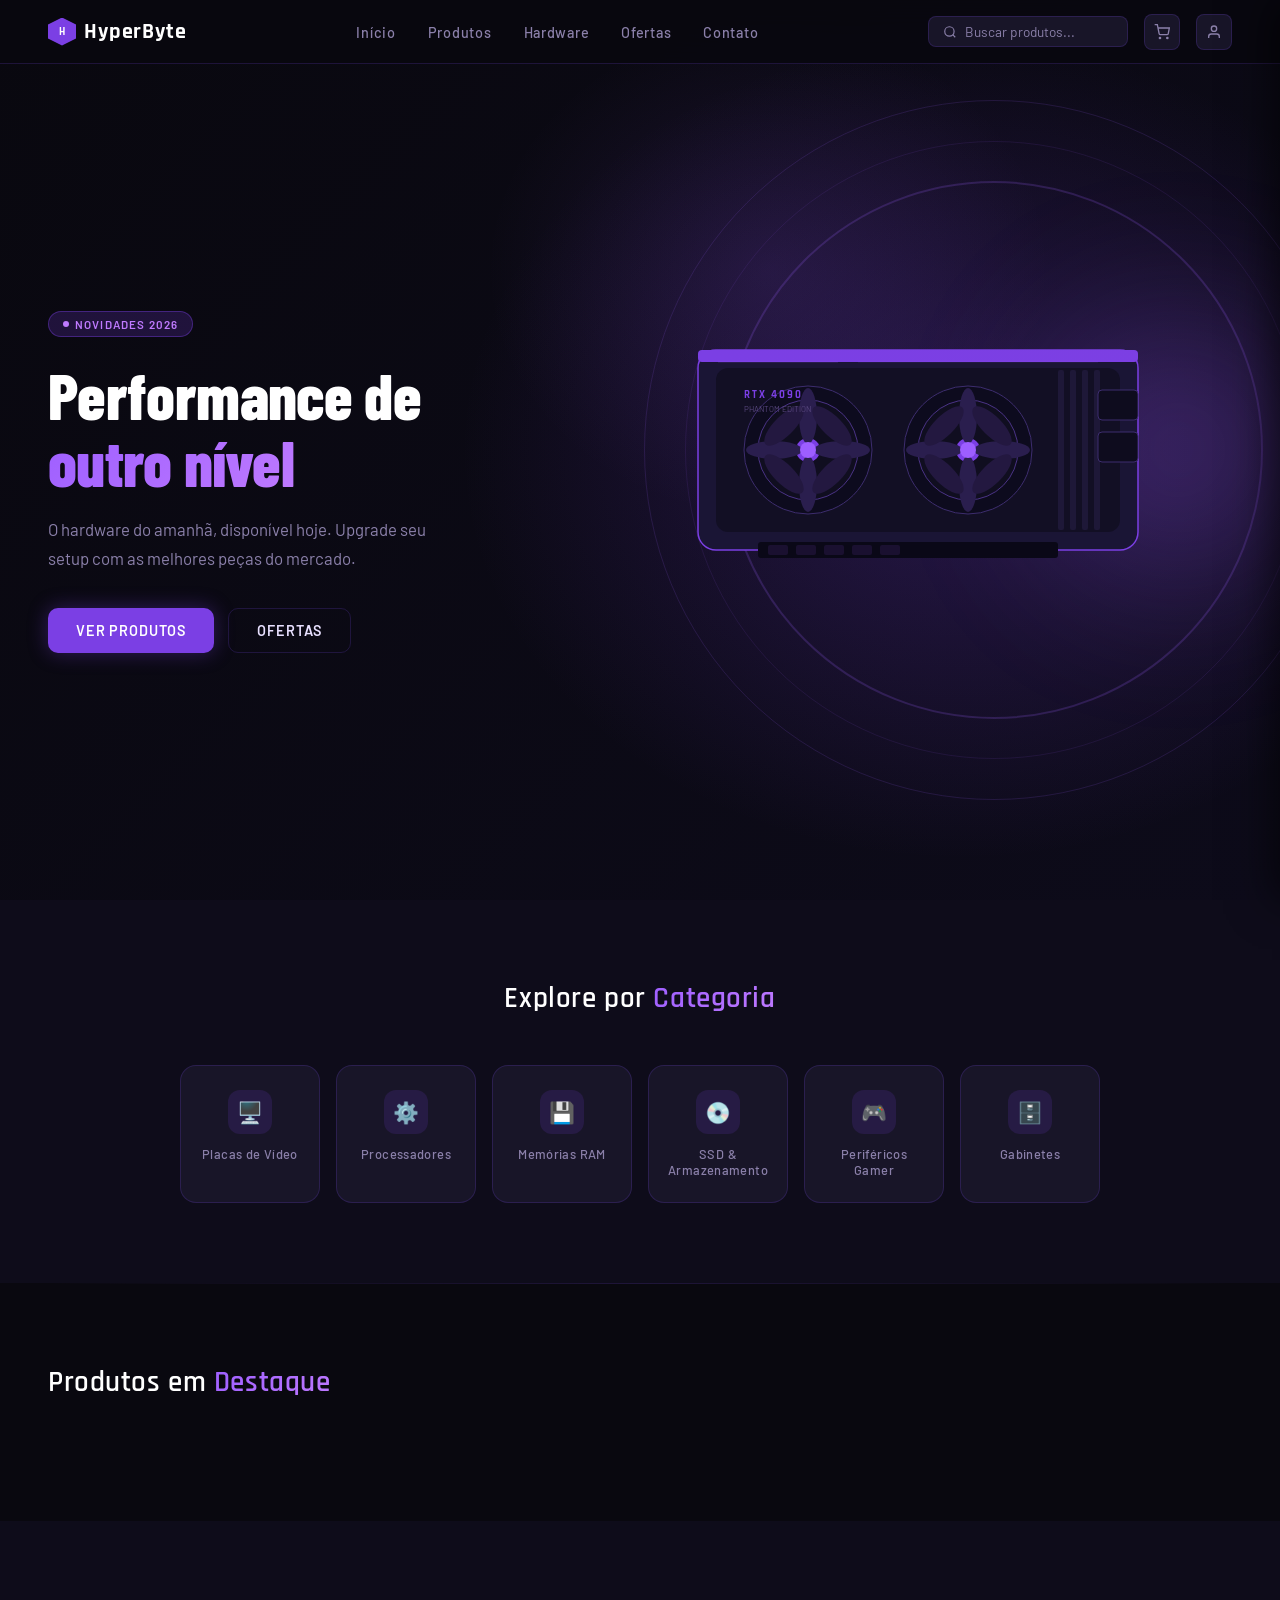
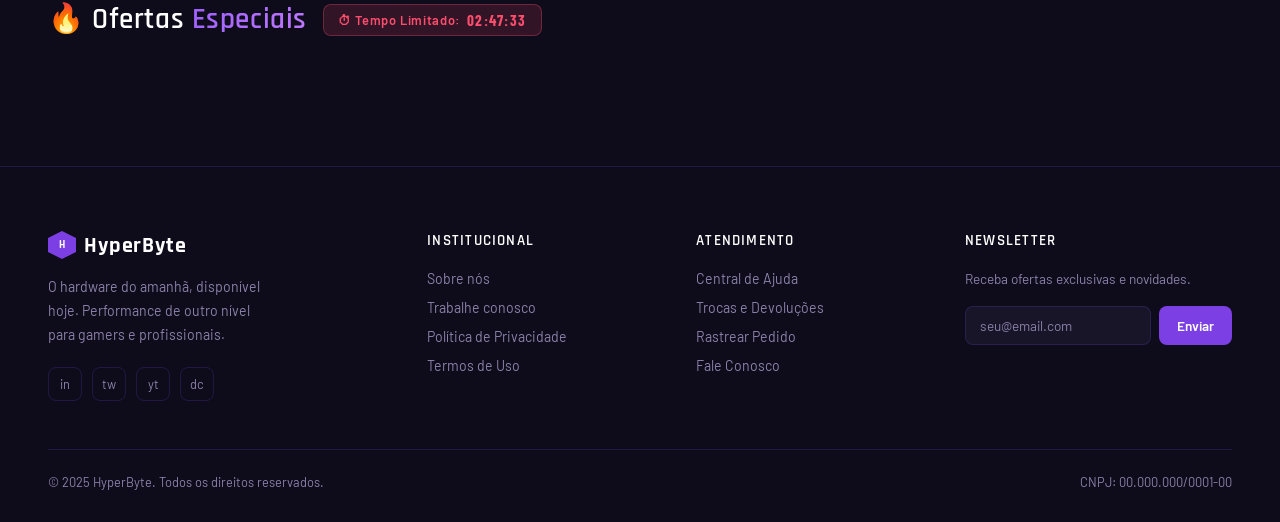
<file: ProjetoPI3/aula2 (1)/aula2/target/classes/static/index.html>
<!DOCTYPE html>
<html lang="pt-BR">
<head>
  <meta charset="UTF-8">
  <meta name="viewport" content="width=device-width, initial-scale=1.0">
  <title>HyperByte – Performance de outro nível</title>
  <link href="https://fonts.googleapis.com/css2?family=Rajdhani:wght@400;500;600;700&family=Barlow:wght@300;400;500;600&family=Barlow+Condensed:wght@700;800&display=swap" rel="stylesheet">
  <link rel="stylesheet" href="css/style.css">
</head>
<body>

<!-- ── NAV ── -->
<nav>
  <a href="#" class="logo">
    <div class="logo-icon">H</div>
    HyperByte
  </a>
  <ul class="nav-links">
    <li><a href="#">Início</a></li>
    <li><a href="#produtos">Produtos</a></li>
    <li><a href="#">Hardware</a></li>
    <li><a href="#ofertas">Ofertas</a></li>
    <li><a href="#">Contato</a></li>
  </ul>
  <div class="nav-actions">
    <div class="search-bar">
      <svg width="14" height="14" viewBox="0 0 24 24" fill="none" stroke="currentColor" stroke-width="2" style="color:var(--muted);flex-shrink:0">
        <circle cx="11" cy="11" r="8"/><path d="m21 21-4.35-4.35"/>
      </svg>
      <input type="text" placeholder="Buscar produtos...">
    </div>
    <div class="cart-icon-wrapper">
      <button class="icon-btn" id="cartBtn" aria-label="Carrinho">
        <svg width="16" height="16" viewBox="0 0 24 24" fill="none" stroke="currentColor" stroke-width="2">
          <circle cx="9" cy="21" r="1"/><circle cx="20" cy="21" r="1"/>
          <path d="M1 1h4l2.68 13.39a2 2 0 0 0 2 1.61h9.72a2 2 0 0 0 2-1.61L23 6H6"/>
        </svg>
      </button>
      <span class="cart-badge" id="cartBadge">0</span>
    </div>
  <button class="icon-btn" aria-label="Conta" onclick="window.location.href='cadastro.html'">
        <svg width="16" height="16" viewBox="0 0 24 24" fill="none" stroke="currentColor" stroke-width="2">
          <path d="M20 21v-2a4 4 0 0 0-4-4H8a4 4 0 0 0-4 4v2"/>
          <circle cx="12" cy="7" r="4"/>
        </svg>
      </button>
  </div>
</nav>

<!-- ── HERO ── -->
<section class="hero">
  <div class="hero-bg"></div>
  <div class="hero-ring"></div>
  <div class="hero-glow"></div>

  <div class="hero-img">
    <div class="gpu-placeholder">
      <svg class="gpu-svg" viewBox="0 0 580 320" fill="none" xmlns="http://www.w3.org/2000/svg">
        <rect x="60" y="60" width="440" height="200" rx="18" fill="#1a1535" stroke="#7b3fe4" stroke-width="1.5"/>
        <rect x="78" y="78" width="404" height="164" rx="12" fill="#120f24"/>
        <circle cx="170" cy="160" r="64" fill="#0d0b1e" stroke="#3d2d6e" stroke-width="1"/>
        <circle cx="170" cy="160" r="50" fill="#100e20" stroke="#5a3da0" stroke-width="0.8"/>
        <circle cx="170" cy="160" r="12" fill="#7b3fe4"/>
        <g transform="rotate(0, 170, 160)">
          <ellipse cx="170" cy="126" rx="9" ry="28" fill="#2a1e4e"/>
          <ellipse cx="170" cy="194" rx="9" ry="28" fill="#2a1e4e"/>
          <ellipse cx="136" cy="160" rx="28" ry="9" fill="#2a1e4e"/>
          <ellipse cx="204" cy="160" rx="28" ry="9" fill="#2a1e4e"/>
          <ellipse cx="146" cy="136" rx="10" ry="26" fill="#231840" transform="rotate(45, 146, 136)"/>
          <ellipse cx="194" cy="136" rx="10" ry="26" fill="#231840" transform="rotate(-45, 194, 136)"/>
          <ellipse cx="146" cy="184" rx="10" ry="26" fill="#231840" transform="rotate(-45, 146, 184)"/>
          <ellipse cx="194" cy="184" rx="10" ry="26" fill="#231840" transform="rotate(45, 194, 184)"/>
        </g>
        <circle cx="170" cy="160" r="8" fill="#9d5eff"/>
        <circle cx="330" cy="160" r="64" fill="#0d0b1e" stroke="#3d2d6e" stroke-width="1"/>
        <circle cx="330" cy="160" r="50" fill="#100e20" stroke="#5a3da0" stroke-width="0.8"/>
        <circle cx="330" cy="160" r="12" fill="#7b3fe4"/>
        <g>
          <ellipse cx="330" cy="126" rx="9" ry="28" fill="#2a1e4e"/>
          <ellipse cx="330" cy="194" rx="9" ry="28" fill="#2a1e4e"/>
          <ellipse cx="296" cy="160" rx="28" ry="9" fill="#2a1e4e"/>
          <ellipse cx="364" cy="160" rx="28" ry="9" fill="#2a1e4e"/>
          <ellipse cx="306" cy="136" rx="10" ry="26" fill="#231840" transform="rotate(45, 306, 136)"/>
          <ellipse cx="354" cy="136" rx="10" ry="26" fill="#231840" transform="rotate(-45, 354, 136)"/>
          <ellipse cx="306" cy="184" rx="10" ry="26" fill="#231840" transform="rotate(-45, 306, 184)"/>
          <ellipse cx="354" cy="184" rx="10" ry="26" fill="#231840" transform="rotate(45, 354, 184)"/>
        </g>
        <circle cx="330" cy="160" r="8" fill="#9d5eff"/>
        <rect x="60" y="60" width="440" height="12" rx="4" fill="url(#rgbGrad)"/>
        <rect x="420" y="80" width="6" height="160" rx="2" fill="#1e1838"/>
        <rect x="432" y="80" width="6" height="160" rx="2" fill="#1e1838"/>
        <rect x="444" y="80" width="6" height="160" rx="2" fill="#1e1838"/>
        <rect x="456" y="80" width="6" height="160" rx="2" fill="#1e1838"/>
        <rect x="120" y="252" width="300" height="16" rx="3" fill="#0a0817"/>
        <rect x="130" y="255" width="20" height="10" rx="2" fill="#1a1030"/>
        <rect x="158" y="255" width="20" height="10" rx="2" fill="#1a1030"/>
        <rect x="186" y="255" width="20" height="10" rx="2" fill="#1a1030"/>
        <rect x="214" y="255" width="20" height="10" rx="2" fill="#1a1030"/>
        <rect x="242" y="255" width="20" height="10" rx="2" fill="#1a1030"/>
        <rect x="460" y="100" width="40" height="30" rx="4" fill="#0e0c1e" stroke="#3d2d6e" stroke-width="1"/>
        <rect x="460" y="142" width="40" height="30" rx="4" fill="#0e0c1e" stroke="#3d2d6e" stroke-width="1"/>
        <text x="106" y="108" font-family="Rajdhani" font-size="11" font-weight="700" fill="#7b3fe4" letter-spacing="2">RTX 4090</text>
        <text x="106" y="122" font-family="Barlow" font-size="8" fill="#5a4880">PHANTOM EDITION</text>
        <defs>
          <linearGradient id="rgbGrad" x1="0" y1="0" x2="440" y2="0">
            <stop offset="0%" stop-color="#7b3fe4"/>
            <stop offset="33%" stop-color="#ff4d6d"/>
            <stop offset="66%" stop-color="#2dff8e"/>
            <stop offset="100%" stop-color="#7b3fe4"/>
          </linearGradient>
        </defs>
        <line x1="80" y1="72" x2="200" y2="72" stroke="#9d5eff" stroke-width="0.5" opacity="0.5"/>
        <line x1="220" y1="72" x2="460" y2="72" stroke="#9d5eff" stroke-width="0.5" opacity="0.3"/>
      </svg>
    </div>
  </div>

  <div class="hero-content">
    <div class="badge">
      <span class="badge-dot"></span>
      Novidades 2026
    </div>
    <h1 class="hero-title">
      Performance de<br>
      <span>outro nível</span>
    </h1>
    <p class="hero-sub">O hardware do amanhã, disponível hoje. Upgrade seu setup com as melhores peças do mercado.</p>
    <div class="hero-btns">
      <button class="btn-primary" onclick="scrollTo('produtos')">Ver Produtos</button>
      <button class="btn-ghost" onclick="scrollTo('ofertas')">Ofertas</button>
    </div>
  </div>
</section>

<!-- ── CATEGORIES ── -->
<section class="categories" id="categorias">
  <h2 class="section-title">Explore por <span>Categoria</span></h2>
  <div class="cats-grid">
    <a href="#" class="cat-card">
      <div class="cat-icon">🖥️</div>
      <span class="cat-label">Placas de Vídeo</span>
    </a>
    <a href="#" class="cat-card">
      <div class="cat-icon">⚙️</div>
      <span class="cat-label">Processadores</span>
    </a>
    <a href="#" class="cat-card">
      <div class="cat-icon">💾</div>
      <span class="cat-label">Memórias RAM</span>
    </a>
    <a href="#" class="cat-card">
      <div class="cat-icon">💿</div>
      <span class="cat-label">SSD &amp; Armazenamento</span>
    </a>
    <a href="#" class="cat-card">
      <div class="cat-icon">🎮</div>
      <span class="cat-label">Periféricos Gamer</span>
    </a>
    <a href="#" class="cat-card">
      <div class="cat-icon">🗄️</div>
      <span class="cat-label">Gabinetes</span>
    </a>
  </div>
</section>

<div class="section-divider"></div>

<!-- ── PRODUTOS EM DESTAQUE ── -->
<section class="products-section" id="produtos">
  <h2 class="section-title" style="text-align:left;margin-bottom:40px;">Produtos em <span>Destaque</span></h2>
  <div class="products-grid" id="productsGrid"></div>
</section>

<!-- ── OFERTAS ESPECIAIS ── -->
<section class="ofertas-section" id="ofertas">
  <div class="ofertas-header">
    <h2 class="ofertas-title">🔥 Ofertas <span>Especiais</span></h2>
    <div class="timer-badge">
      ⏱ Tempo Limitado:
      <span class="timer-display" id="timer">02:47:33</span>
    </div>
  </div>
  <div class="products-grid" id="ofertasGrid"></div>
</section>

<!-- ── FOOTER ── -->
<footer>
  <div class="footer-grid">
    <div class="footer-brand">
      <a href="#" class="logo" style="text-decoration:none;">
        <div class="logo-icon">H</div>
        HyperByte
      </a>
      <p>O hardware do amanhã, disponível hoje. Performance de outro nível para gamers e profissionais.</p>
      <div class="footer-socials">
        <a href="#" class="social-btn">in</a>
        <a href="#" class="social-btn">tw</a>
        <a href="#" class="social-btn">yt</a>
        <a href="#" class="social-btn">dc</a>
      </div>
    </div>
    <div class="footer-col">
      <h4>Institucional</h4>
      <ul>
        <li><a href="#">Sobre nós</a></li>
        <li><a href="#">Trabalhe conosco</a></li>
        <li><a href="#">Política de Privacidade</a></li>
        <li><a href="#">Termos de Uso</a></li>
      </ul>
    </div>
    <div class="footer-col">
      <h4>Atendimento</h4>
      <ul>
        <li><a href="#">Central de Ajuda</a></li>
        <li><a href="#">Trocas e Devoluções</a></li>
        <li><a href="#">Rastrear Pedido</a></li>
        <li><a href="#">Fale Conosco</a></li>
      </ul>
    </div>
    <div class="footer-col">
      <h4>Newsletter</h4>
      <p style="color:var(--muted);font-size:0.85rem;line-height:1.6;">Receba ofertas exclusivas e novidades.</p>
      <div class="newsletter-form">
        <input class="newsletter-input" type="email" placeholder="seu@email.com">
        <button class="btn-newsletter">Enviar</button>
      </div>
    </div>
  </div>
  <div class="footer-bottom">
    <p>© 2025 HyperByte. Todos os direitos reservados.</p>
    <p>CNPJ: 00.000.000/0001-00</p>
  </div>
</footer>

<!-- TOAST -->
<div class="cart-toast" id="toast">
  ✓ Produto adicionado ao carrinho!
</div>

<!-- CART OVERLAY -->
<div class="cart-overlay" id="cartOverlay"></div>

<!-- CART DRAWER -->
<aside class="cart-drawer" id="cartDrawer" aria-label="Carrinho de compras">
  <div class="cart-header">
    <div class="cart-header-left">
      <svg width="18" height="18" viewBox="0 0 24 24" fill="none" stroke="currentColor" stroke-width="2">
        <circle cx="9" cy="21" r="1"/><circle cx="20" cy="21" r="1"/>
        <path d="M1 1h4l2.68 13.39a2 2 0 0 0 2 1.61h9.72a2 2 0 0 0 2-1.61L23 6H6"/>
      </svg>
      <h3>Carrinho</h3>
      <span class="cart-count-badge" id="cartCount">0 itens</span>
    </div>
    <button class="cart-close" id="cartCloseBtn" aria-label="Fechar carrinho">✕</button>
  </div>

  <div class="cart-list" id="cartList"></div>

  <div class="cart-footer">
    <div class="cart-total-row">
      <span class="cart-total-label">Total</span>
      <span class="cart-total-value"><span>R$</span><span id="cartTotal">0,00</span></span>
    </div>
    <button class="btn-checkout" id="cartCheckoutBtn">Finalizar Compra</button>
    <button class="btn-clear" id="cartClearBtn">Limpar Carrinho</button>
  </div>
</aside>

<script src="js/script.js"></script>
</body>
</html>
</file>
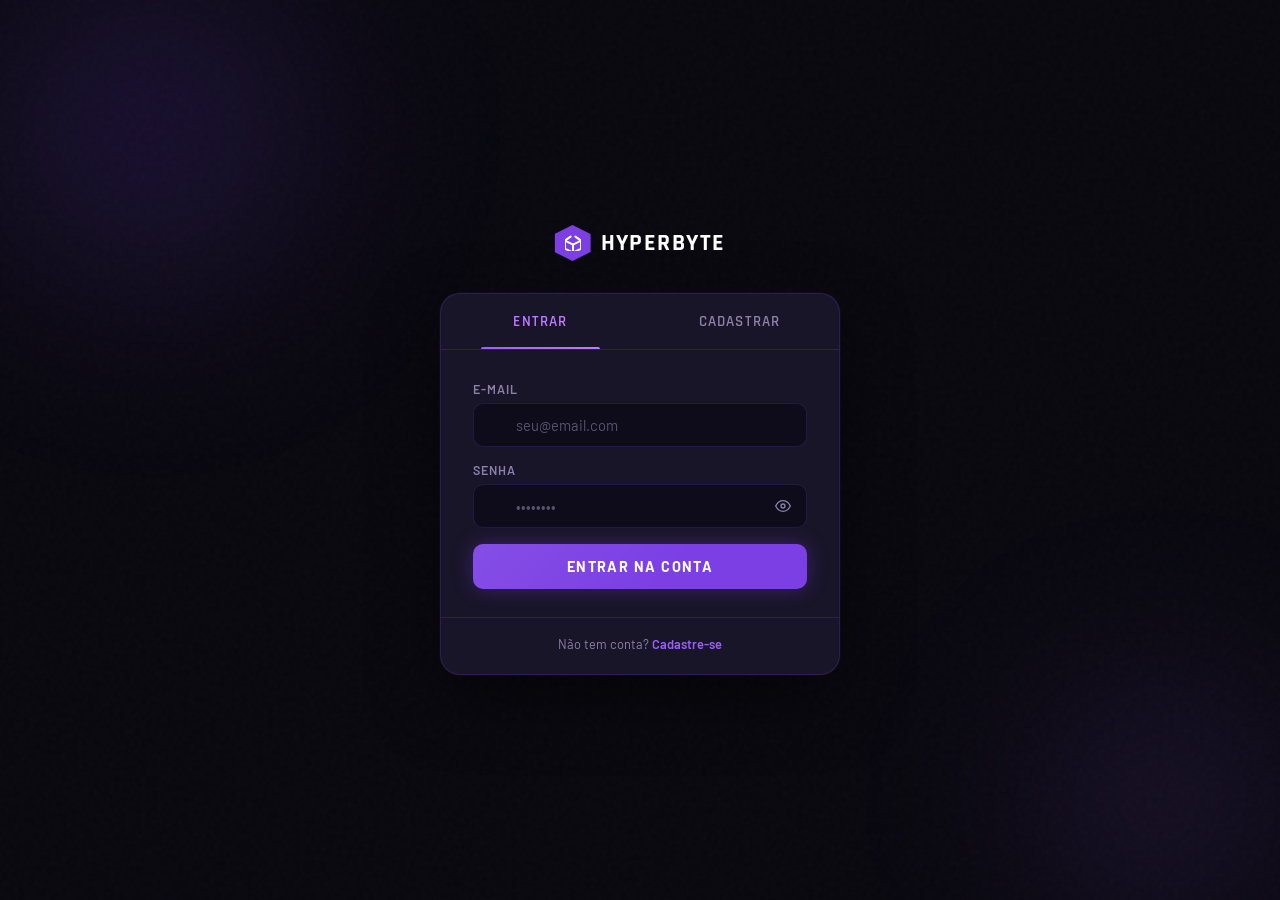
<file: ProjetoPI3/aula2 (1)/aula2/target/classes/static/cadastro.html>
<!DOCTYPE html>
<html lang="pt-BR">
<head>
  <meta charset="UTF-8" />
  <meta name="viewport" content="width=device-width, initial-scale=1.0" />
  <title>Acesso — NexusStore</title>
  <link rel="preconnect" href="https://fonts.googleapis.com" />
  <link rel="preconnect" href="https://fonts.gstatic.com" crossorigin />
  <link href="https://fonts.googleapis.com/css2?family=Barlow:wght@400;500;600&family=Barlow+Condensed:wght@700;800&family=Rajdhani:wght@500;600;700&display=swap" rel="stylesheet" />
  <link rel="stylesheet" href="css/cadastro.css">
</head>
<body>

  <div class="bg-glow bg-glow-1"></div>
  <div class="bg-glow bg-glow-2"></div>

  <div class="auth-wrapper">
    <a class="auth-logo" href="index.html">
      <div class="logo-hex">
        <svg viewBox="0 0 20 20" fill="none" stroke="currentColor" stroke-width="2.5" stroke-linecap="round" stroke-linejoin="round">
          <polyline points="13 2 20 7 20 17 10 22 0 17 0 7 7 2"></polyline>
          <line x1="10" y1="22" x2="10" y2="12"></line>
          <line x1="20" y1="7" x2="10" y2="12"></line>
          <line x1="0" y1="7" x2="10" y2="12"></line>
        </svg>
      </div>
      <span class="logo-name">HYPERBYTE</span>
    </a>

    <div class="auth-card">
      <div class="auth-tabs">
        <button class="tab-btn active" id="tab-login">Entrar</button>
        <button class="tab-btn" id="tab-register">Cadastrar</button>
      </div>

      <div class="auth-panels">
        <div class="auth-panel active" id="panel-login">
          <form id="form-login">
            <div class="field">
              <label class="field-label">E-mail</label>
              <div class="field-wrap">
                <input class="field-input" type="email" id="login-email" placeholder="seu@email.com" required />
              </div>
            </div>
            <div class="field">
              <label class="field-label">Senha</label>
              <div class="field-wrap">
                <input class="field-input" type="password" id="login-password" placeholder="••••••••" required />
                <button type="button" class="toggle-pw" data-target="login-password">
                   <svg width="16" height="16" viewBox="0 0 24 24" fill="none" stroke="currentColor" stroke-width="2" stroke-linecap="round" stroke-linejoin="round" class="eye-icon"><path d="M1 12s4-8 11-8 11 8 11 8-4 8-11 8-11-8-11-8z"/><circle cx="12" cy="12" r="3"/></svg>
                </button>
              </div>
            </div>
            <button type="submit" class="btn-submit"><span class="btn-text">Entrar na conta</span></button>
          </form>
        </div>

        <div class="auth-panel" id="panel-register">
          <form id="form-register">
            <div class="fields-row">
              <div class="field">
                <label class="field-label">Nome</label>
                <input class="field-input" type="text" id="reg-first" placeholder="João" required />
              </div>
              <div class="field">
                <label class="field-label">Sobrenome</label>
                <input class="field-input" type="text" id="reg-last" placeholder="Silva" required />
              </div>
            </div>
            <div class="field">
              <label class="field-label">E-mail</label>
              <input class="field-input" type="email" id="reg-email" placeholder="seu@email.com" required />
            </div>
            <div class="field">
              <label class="field-label">Senha</label>
              <div class="field-wrap">
                <input class="field-input" type="password" id="reg-password" placeholder="Mínimo 8 caracteres" required />
                <button type="button" class="toggle-pw" data-target="reg-password">
                   <svg width="16" height="16" viewBox="0 0 24 24" fill="none" stroke="currentColor" stroke-width="2" stroke-linecap="round" stroke-linejoin="round" class="eye-icon"><path d="M1 12s4-8 11-8 11 8 11 8-4 8-11 8-11-8-11-8z"/><circle cx="12" cy="12" r="3"/></svg>
                </button>
              </div>
              <div class="pw-strength">
                <div class="pw-bars">
                  <div class="pw-bar" id="bar1"></div><div class="pw-bar" id="bar2"></div>
                  <div class="pw-bar" id="bar3"></div><div class="pw-bar" id="bar4"></div>
                </div>
                <span class="pw-label" id="pw-label">Digite uma senha</span>
              </div>
            </div>
            <div class="field">
              <label class="field-label">Confirmar Senha</label>
              <div class="field-wrap">
                <input class="field-input" type="password" id="reg-confirm" placeholder="Repita a senha" required />
                <button type="button" class="toggle-pw" data-target="reg-confirm">
                   <svg width="16" height="16" viewBox="0 0 24 24" fill="none" stroke="currentColor" stroke-width="2" stroke-linecap="round" stroke-linejoin="round" class="eye-icon"><path d="M1 12s4-8 11-8 11 8 11 8-4 8-11 8-11-8-11-8z"/><circle cx="12" cy="12" r="3"/></svg>
                </button>
              </div>
            </div>
            <button type="submit" class="btn-submit"><span class="btn-text">Criar minha conta</span></button>
          </form>
        </div>
      </div>
      <div class="auth-footer">
        <span id="footer-text">Não tem conta? <a href="#" id="link-go-register">Cadastre-se</a></span>
      </div>
    </div>
  </div>

  <script src="js/script.js"></script>
</body>
</html>
</file>
<file: ProjetoPI3/aula2 (1)/aula2/target/classes/static/css/style.css>
:root {
    --bg:        #09080f;
    --bg2:       #0e0c1a;
    --bg3:       #13111f;
    --surface:   #181528;
    --surface2:  #1e1b33;
    --border:    rgba(130,80,255,0.18);
    --purple:    #7b3fe4;
    --violet:    #9d5eff;
    --glow:      #a855f7;
    --accent:    #bf7aff;
    --text:      #e8e0ff;
    --muted:     #8b80aa;
    --white:     #ffffff;
    --green:     #2dff8e;
    --red:       #ff4d6d;
    --orange:    #ff9500;
  }

  *, *::before, *::after { margin: 0; padding: 0; box-sizing: border-box; }

  html { scroll-behavior: smooth; }

  body {
    font-family: 'Barlow', sans-serif;
    background: var(--bg);
    color: var(--text);
    overflow-x: hidden;
  }

  /* ── SCROLLBAR ── */
  ::-webkit-scrollbar { width: 6px; }
  ::-webkit-scrollbar-track { background: var(--bg2); }
  ::-webkit-scrollbar-thumb { background: var(--purple); border-radius: 3px; }

  /* ── NOISE OVERLAY ── */
  body::before {
    content: '';
    position: fixed; inset: 0;
    background-image: url("data:image/svg+xml,%3Csvg viewBox='0 0 200 200' xmlns='http://www.w3.org/2000/svg'%3E%3Cfilter id='n'%3E%3CfeTurbulence type='fractalNoise' baseFrequency='0.85' numOctaves='4' stitchTiles='stitch'/%3E%3C/filter%3E%3Crect width='100%25' height='100%25' filter='url(%23n)' opacity='1'/%3E%3C/svg%3E");
    opacity: 0.025;
    pointer-events: none;
    z-index: 0;
  }

  /* ── NAV ── */
  nav {
    position: fixed; top: 0; left: 0; right: 0;
    z-index: 100;
    display: flex; align-items: center; justify-content: space-between;
    padding: 0 48px;
    height: 64px;
    background: rgba(9,8,15,0.85);
    backdrop-filter: blur(20px);
    border-bottom: 1px solid var(--border);
  }

  .logo {
    display: flex; align-items: center; gap: 8px;
    font-family: 'Rajdhani', sans-serif;
    font-weight: 700; font-size: 1.35rem;
    color: var(--white);
    text-decoration: none;
    letter-spacing: 0.04em;
  }
  .logo-icon {
    width: 28px; height: 28px;
    background: var(--purple);
    clip-path: polygon(50% 0%, 100% 25%, 100% 75%, 50% 100%, 0% 75%, 0% 25%);
    display: flex; align-items: center; justify-content: center;
    font-size: 0.7rem; color: #fff; font-weight: 900;
  }

  .nav-links {
    display: flex; gap: 32px; list-style: none;
  }
  .nav-links a {
    color: var(--muted);
    text-decoration: none;
    font-size: 0.9rem;
    font-weight: 500;
    letter-spacing: 0.05em;
    transition: color 0.2s;
  }
  .nav-links a:hover { color: var(--accent); }

  .nav-actions {
    display: flex; align-items: center; gap: 16px;
  }

  .search-bar {
    display: flex; align-items: center; gap: 8px;
    background: var(--surface);
    border: 1px solid var(--border);
    border-radius: 8px;
    padding: 6px 14px;
    width: 200px;
  }
  .search-bar input {
    background: none; border: none; outline: none;
    color: var(--text); font-size: 0.85rem;
    font-family: 'Barlow', sans-serif;
    width: 100%;
  }
  .search-bar input::placeholder { color: var(--muted); }

  .icon-btn {
    width: 36px; height: 36px;
    border: 1px solid var(--border);
    border-radius: 8px;
    background: var(--surface);
    display: flex; align-items: center; justify-content: center;
    cursor: pointer; color: var(--muted);
    transition: all 0.2s;
  }
  .icon-btn:hover { border-color: var(--violet); color: var(--accent); }

  /* ── HERO ── */
  .hero {
    position: relative;
    min-height: 100vh;
    display: flex; align-items: center;
    overflow: hidden;
    padding: 0 48px;
    padding-top: 64px;
  }

  .hero-bg {
    position: absolute; inset: 0;
    background:
      radial-gradient(ellipse 60% 70% at 75% 50%, rgba(123,63,228,0.25) 0%, transparent 65%),
      radial-gradient(ellipse 40% 50% at 60% 30%, rgba(157,94,255,0.12) 0%, transparent 55%),
      linear-gradient(135deg, var(--bg) 0%, #0d0b1a 100%);
  }

  .hero-ring {
    position: absolute;
    right: -5%;
    top: 50%;
    transform: translateY(-50%);
    width: 700px; height: 700px;
    border-radius: 50%;
    border: 1px solid rgba(157,94,255,0.15);
    animation: ringPulse 4s ease-in-out infinite;
  }
  .hero-ring::before {
    content: '';
    position: absolute;
    inset: 40px;
    border-radius: 50%;
    border: 1px solid rgba(157,94,255,0.1);
    animation: ringPulse 4s ease-in-out infinite reverse;
  }
  .hero-ring::after {
    content: '';
    position: absolute;
    inset: 80px;
    border-radius: 50%;
    border: 2px solid rgba(157,94,255,0.2);
  }

  @keyframes ringPulse {
    0%, 100% { opacity: 0.5; transform: translateY(-50%) scale(1); }
    50% { opacity: 1; transform: translateY(-50%) scale(1.03); }
  }

  .hero-img {
    position: absolute;
    right: 0; top: 50%;
    transform: translateY(-50%);
    width: 55%;
    height: 80%;
    display: flex; align-items: center; justify-content: center;
  }

  .gpu-placeholder {
    width: 580px; height: 340px;
    position: relative;
    animation: floatGPU 6s ease-in-out infinite;
  }

  @keyframes floatGPU {
    0%, 100% { transform: translateY(0px) rotate(-3deg); }
    50% { transform: translateY(-18px) rotate(-2deg); }
  }

  .gpu-svg {
    width: 100%; height: 100%;
  }

  .hero-glow {
    position: absolute;
    right: 8%; top: 50%;
    transform: translate(50%, -50%);
    width: 400px; height: 400px;
    border-radius: 50%;
    background: radial-gradient(circle, rgba(157,94,255,0.3) 0%, transparent 70%);
    filter: blur(60px);
    animation: glowPulse 3s ease-in-out infinite;
  }

  @keyframes glowPulse {
    0%, 100% { opacity: 0.6; }
    50% { opacity: 1; }
  }

  .hero-content {
    position: relative; z-index: 2;
    max-width: 540px;
    animation: slideUp 0.8s ease both;
  }

  @keyframes slideUp {
    from { opacity: 0; transform: translateY(40px); }
    to   { opacity: 1; transform: translateY(0); }
  }

  .badge {
    display: inline-flex; align-items: center; gap: 6px;
    background: rgba(123,63,228,0.2);
    border: 1px solid rgba(123,63,228,0.4);
    border-radius: 20px;
    padding: 5px 14px;
    font-size: 0.72rem;
    font-weight: 600;
    letter-spacing: 0.1em;
    text-transform: uppercase;
    color: var(--accent);
    margin-bottom: 24px;
  }
  .badge-dot {
    width: 6px; height: 6px;
    background: var(--accent);
    border-radius: 50%;
    animation: blink 1.5s ease infinite;
  }
  @keyframes blink {
    0%, 100% { opacity: 1; }
    50% { opacity: 0.2; }
  }

  .hero-title {
    font-family: 'Barlow Condensed', sans-serif;
    font-size: clamp(3rem, 5vw, 5rem);
    font-weight: 800;
    line-height: 1.05;
    color: var(--white);
    margin-bottom: 8px;
    letter-spacing: -0.01em;
  }

  .hero-title span {
    background: linear-gradient(135deg, var(--violet), var(--accent));
    -webkit-background-clip: text;
    -webkit-text-fill-color: transparent;
    background-clip: text;
  }

  .hero-sub {
    color: var(--muted);
    font-size: 1.05rem;
    line-height: 1.7;
    margin: 20px 0 36px;
    max-width: 400px;
  }

  .hero-btns {
    display: flex; gap: 14px; flex-wrap: wrap;
  }

  .btn-primary {
    padding: 13px 28px;
    background: var(--purple);
    color: #fff;
    border: none;
    border-radius: 10px;
    font-family: 'Barlow', sans-serif;
    font-size: 0.9rem;
    font-weight: 600;
    letter-spacing: 0.06em;
    text-transform: uppercase;
    cursor: pointer;
    transition: all 0.25s;
    box-shadow: 0 0 20px rgba(123,63,228,0.35);
  }
  .btn-primary:hover {
    background: var(--violet);
    transform: translateY(-2px);
    box-shadow: 0 0 35px rgba(157,94,255,0.5);
  }

  .btn-ghost {
    padding: 13px 28px;
    background: transparent;
    color: var(--text);
    border: 1px solid var(--border);
    border-radius: 10px;
    font-family: 'Barlow', sans-serif;
    font-size: 0.9rem;
    font-weight: 600;
    letter-spacing: 0.06em;
    text-transform: uppercase;
    cursor: pointer;
    transition: all 0.25s;
  }
  .btn-ghost:hover {
    border-color: var(--violet);
    color: var(--accent);
    background: rgba(123,63,228,0.08);
  }

  section { position: relative; z-index: 1; }

  .section-divider {
    height: 1px;
    background: linear-gradient(90deg, transparent, var(--border), transparent);
    margin: 0 48px;
  }

  /* ── CATEGORIES ── */
  .categories {
    padding: 80px 48px;
    background: var(--bg2);
  }

  .section-title {
    text-align: center;
    margin-bottom: 48px;
    font-family: 'Rajdhani', sans-serif;
    font-size: 1.8rem;
    font-weight: 600;
    letter-spacing: 0.02em;
    color: var(--white);
  }

  .section-title span {
    background: linear-gradient(135deg, var(--violet), var(--accent));
    -webkit-background-clip: text;
    -webkit-text-fill-color: transparent;
    background-clip: text;
  }

  .cats-grid {
    display: flex;
    gap: 16px;
    justify-content: center;
    flex-wrap: wrap;
  }

  .cat-card {
    display: flex; flex-direction: column; align-items: center; gap: 12px;
    padding: 24px 20px;
    width: 140px;
    background: var(--surface);
    border: 1px solid var(--border);
    border-radius: 16px;
    cursor: pointer;
    transition: all 0.25s;
    text-decoration: none;
    color: var(--muted);
  }
  .cat-card:hover {
    border-color: var(--violet);
    background: var(--surface2);
    transform: translateY(-4px);
    box-shadow: 0 8px 30px rgba(123,63,228,0.2);
    color: var(--accent);
  }

  .cat-icon {
    width: 44px; height: 44px;
    background: rgba(123,63,228,0.15);
    border-radius: 12px;
    display: flex; align-items: center; justify-content: center;
    font-size: 1.3rem;
    transition: background 0.25s;
  }
  .cat-card:hover .cat-icon {
    background: rgba(123,63,228,0.3);
  }

  .cat-label {
    font-size: 0.8rem;
    font-weight: 500;
    text-align: center;
    letter-spacing: 0.03em;
  }

  /* ── PRODUCTS GRID ── */
  .products-section {
    padding: 80px 48px;
  }

  .products-grid {
    display: grid;
    grid-template-columns: repeat(auto-fill, minmax(240px, 1fr));
    gap: 20px;
    margin-top: 0;
  }

  .prod-card {
    background: var(--surface);
    border: 1px solid var(--border);
    border-radius: 16px;
    overflow: hidden;
    transition: all 0.3s;
    cursor: pointer;
  }
  .prod-card:hover {
    border-color: rgba(157,94,255,0.4);
    transform: translateY(-6px);
    box-shadow: 0 16px 40px rgba(123,63,228,0.18);
  }

  .prod-img {
    width: 100%;
    height: 180px;
    background: var(--bg3);
    display: flex; align-items: center; justify-content: center;
    font-size: 3rem;
    position: relative;
    overflow: hidden;
  }
  .prod-img::after {
    content: '';
    position: absolute; inset: 0;
    background: radial-gradient(circle at 50% 80%, rgba(123,63,228,0.1) 0%, transparent 70%);
  }

  .prod-body {
    padding: 16px;
  }

  .prod-name {
    font-family: 'Rajdhani', sans-serif;
    font-size: 0.95rem;
    font-weight: 600;
    color: var(--white);
    margin-bottom: 4px;
    line-height: 1.3;
  }

  .prod-specs {
    font-size: 0.75rem;
    color: var(--muted);
    margin-bottom: 10px;
  }

  .stars {
    color: #f5a623;
    font-size: 0.8rem;
    margin-bottom: 10px;
    display: flex; gap: 2px;
  }

  .prod-price {
    font-family: 'Barlow Condensed', sans-serif;
    font-size: 1.4rem;
    font-weight: 700;
    color: var(--white);
    margin-bottom: 14px;
  }

  .btn-card {
    width: 100%;
    padding: 10px;
    background: rgba(123,63,228,0.15);
    border: 1px solid rgba(123,63,228,0.3);
    border-radius: 8px;
    color: var(--violet);
    font-family: 'Barlow', sans-serif;
    font-size: 0.8rem;
    font-weight: 600;
    letter-spacing: 0.08em;
    text-transform: uppercase;
    cursor: pointer;
    transition: all 0.2s;
    display: flex; align-items: center; justify-content: center; gap: 8px;
  }
  .btn-card:hover {
    background: var(--purple);
    border-color: var(--purple);
    color: #fff;
  }

  /* ── OFERTAS ESPECIAIS ── */
  .ofertas-section {
    padding: 80px 48px;
    background: var(--bg2);
  }

  .ofertas-header {
    display: flex; align-items: center; gap: 16px;
    margin-bottom: 48px;
  }

  .ofertas-title {
    font-family: 'Rajdhani', sans-serif;
    font-size: 1.8rem;
    font-weight: 600;
    color: var(--white);
    letter-spacing: 0.02em;
  }
  .ofertas-title span {
    background: linear-gradient(135deg, var(--violet), var(--accent));
    -webkit-background-clip: text;
    -webkit-text-fill-color: transparent;
    background-clip: text;
  }

  .timer-badge {
    display: flex; align-items: center; gap: 6px;
    background: rgba(255,77,109,0.15);
    border: 1px solid rgba(255,77,109,0.3);
    border-radius: 8px;
    padding: 6px 14px;
    font-size: 0.8rem;
    font-weight: 600;
    color: var(--red);
    letter-spacing: 0.05em;
  }

  .timer-display {
    font-family: 'Barlow Condensed', sans-serif;
    font-weight: 700;
    font-size: 0.95rem;
    letter-spacing: 0.1em;
  }

  .oferta-card {
    background: var(--surface);
    border: 1px solid var(--border);
    border-radius: 16px;
    overflow: hidden;
    transition: all 0.3s;
    cursor: pointer;
    position: relative;
  }
  .oferta-card:hover {
    border-color: rgba(157,94,255,0.4);
    transform: translateY(-6px);
    box-shadow: 0 16px 40px rgba(123,63,228,0.18);
  }

  .discount-tag {
    position: absolute; top: 12px; right: 12px;
    background: var(--red);
    color: #fff;
    font-family: 'Barlow Condensed', sans-serif;
    font-size: 0.85rem;
    font-weight: 700;
    padding: 4px 10px;
    border-radius: 6px;
    z-index: 2;
  }

  .oferta-price-row {
    display: flex; flex-direction: column; gap: 2px;
    margin-bottom: 14px;
  }
  .original-price {
    font-size: 0.8rem;
    color: var(--muted);
    text-decoration: line-through;
  }
  .sale-price {
    font-family: 'Barlow Condensed', sans-serif;
    font-size: 1.5rem;
    font-weight: 700;
    color: var(--green);
  }

  /* ── FOOTER ── */
  footer {
    background: var(--bg2);
    border-top: 1px solid var(--border);
    padding: 64px 48px 32px;
  }

  .footer-grid {
    display: grid;
    grid-template-columns: 1.5fr 1fr 1fr 1.2fr;
    gap: 48px;
    margin-bottom: 48px;
  }

  .footer-brand p {
    color: var(--muted);
    font-size: 0.88rem;
    line-height: 1.7;
    margin-top: 16px;
    max-width: 220px;
  }

  .footer-col h4 {
    font-family: 'Rajdhani', sans-serif;
    font-size: 0.95rem;
    font-weight: 600;
    letter-spacing: 0.08em;
    text-transform: uppercase;
    color: var(--white);
    margin-bottom: 18px;
  }

  .footer-col ul { list-style: none; }
  .footer-col ul li {
    margin-bottom: 10px;
  }
  .footer-col ul li a {
    color: var(--muted);
    text-decoration: none;
    font-size: 0.88rem;
    transition: color 0.2s;
  }
  .footer-col ul li a:hover { color: var(--accent); }

  .newsletter-form {
    display: flex; gap: 8px;
    margin-top: 16px;
  }

  .newsletter-input {
    flex: 1;
    background: var(--surface);
    border: 1px solid var(--border);
    border-radius: 8px;
    padding: 10px 14px;
    color: var(--text);
    font-family: 'Barlow', sans-serif;
    font-size: 0.85rem;
    outline: none;
  }
  .newsletter-input::placeholder { color: var(--muted); }
  .newsletter-input:focus { border-color: var(--violet); }

  .btn-newsletter {
    padding: 10px 18px;
    background: var(--purple);
    color: #fff;
    border: none;
    border-radius: 8px;
    font-family: 'Barlow', sans-serif;
    font-size: 0.85rem;
    font-weight: 600;
    cursor: pointer;
    transition: background 0.2s;
  }
  .btn-newsletter:hover { background: var(--violet); }

  .footer-socials {
    display: flex; gap: 10px;
    margin-top: 20px;
  }
  .social-btn {
    width: 34px; height: 34px;
    border: 1px solid var(--border);
    border-radius: 8px;
    display: flex; align-items: center; justify-content: center;
    color: var(--muted);
    font-size: 0.8rem;
    cursor: pointer;
    transition: all 0.2s;
    text-decoration: none;
  }
  .social-btn:hover { border-color: var(--violet); color: var(--accent); }

  .footer-bottom {
    padding-top: 24px;
    border-top: 1px solid var(--border);
    display: flex; align-items: center; justify-content: space-between;
    flex-wrap: wrap; gap: 12px;
  }
  .footer-bottom p {
    color: var(--muted);
    font-size: 0.8rem;
  }

  /* ── CART TOAST ── */
  .cart-toast {
    position: fixed;
    bottom: 28px; right: 28px;
    background: var(--surface2);
    border: 1px solid rgba(45,255,142,0.3);
    border-radius: 12px;
    padding: 14px 20px;
    display: flex; align-items: center; gap: 12px;
    font-size: 0.9rem;
    color: var(--green);
    font-weight: 500;
    transform: translateY(80px);
    opacity: 0;
    transition: all 0.3s ease;
    z-index: 999;
    box-shadow: 0 8px 30px rgba(0,0,0,0.4);
  }
  .cart-toast.show {
    transform: translateY(0);
    opacity: 1;
  }

  .sr-only { position: absolute; width: 1px; height: 1px; overflow: hidden; clip: rect(0,0,0,0); }

/* ══════════════════════════════════════
   CART DRAWER
══════════════════════════════════════ */

/* Overlay escurece levemente o fundo sem bloquear o scroll */
.cart-overlay {
  position: fixed;
  inset: 0;
  background: rgba(0, 0, 0, 0.45);
  backdrop-filter: blur(2px);
  z-index: 199;
  opacity: 0;
  pointer-events: none;
  transition: opacity 0.35s ease;
}
.cart-overlay.show {
  opacity: 1;
  pointer-events: all;
}

/* Drawer desliza da direita */
.cart-drawer {
  position: fixed;
  top: 0;
  right: 0;
  width: 360px;
  height: 100vh;
  background: #0f0d1f;
  border-left: 1px solid rgba(130, 80, 255, 0.25);
  box-shadow: -8px 0 40px rgba(0, 0, 0, 0.6);
  z-index: 200;
  display: flex;
  flex-direction: column;
  transform: translateX(100%);
  transition: transform 0.38s cubic-bezier(0.4, 0, 0.2, 1);
}
.cart-drawer.open {
  transform: translateX(0);
}

/* Header do drawer */
.cart-header {
  display: flex;
  align-items: center;
  justify-content: space-between;
  padding: 20px 20px 16px;
  border-bottom: 1px solid rgba(130, 80, 255, 0.18);
  flex-shrink: 0;
}

.cart-header-left {
  display: flex;
  align-items: center;
  gap: 10px;
}

.cart-header-left svg {
  color: var(--violet);
}

.cart-header-left h3 {
  font-family: 'Rajdhani', sans-serif;
  font-size: 1.1rem;
  font-weight: 700;
  color: var(--white);
  letter-spacing: 0.04em;
}

.cart-count-badge {
  background: var(--purple);
  color: #fff;
  font-size: 0.7rem;
  font-weight: 700;
  padding: 2px 8px;
  border-radius: 20px;
  font-family: 'Barlow', sans-serif;
  letter-spacing: 0.03em;
}

.cart-close {
  width: 30px;
  height: 30px;
  background: rgba(130, 80, 255, 0.1);
  border: 1px solid rgba(130, 80, 255, 0.2);
  border-radius: 8px;
  color: var(--muted);
  cursor: pointer;
  display: flex;
  align-items: center;
  justify-content: center;
  transition: all 0.2s;
  font-size: 1rem;
  line-height: 1;
}
.cart-close:hover {
  border-color: var(--violet);
  color: var(--accent);
  background: rgba(130, 80, 255, 0.2);
}

/* Lista de itens – scroll independente */
.cart-list {
  flex: 1;
  overflow-y: auto;
  padding: 12px 16px;
  display: flex;
  flex-direction: column;
  gap: 10px;
}
.cart-list::-webkit-scrollbar { width: 4px; }
.cart-list::-webkit-scrollbar-track { background: transparent; }
.cart-list::-webkit-scrollbar-thumb { background: rgba(130, 80, 255, 0.3); border-radius: 2px; }

/* Item individual */
.cart-item {
  display: flex;
  align-items: flex-start;
  gap: 10px;
  background: var(--surface);
  border: 1px solid var(--border);
  border-radius: 12px;
  padding: 12px;
  transition: border-color 0.2s;
  animation: itemSlide 0.25s ease both;
}
.cart-item:hover {
  border-color: rgba(157, 94, 255, 0.35);
}

@keyframes itemSlide {
  from { opacity: 0; transform: translateX(16px); }
  to   { opacity: 1; transform: translateX(0); }
}

.cart-item-thumb {
  width: 48px;
  height: 48px;
  background: var(--bg3);
  border-radius: 8px;
  display: flex;
  align-items: center;
  justify-content: center;
  font-size: 1.4rem;
  flex-shrink: 0;
}

.cart-item-info {
  flex: 1;
  min-width: 0;
}

.cart-item-name {
  font-family: 'Rajdhani', sans-serif;
  font-size: 0.88rem;
  font-weight: 600;
  color: var(--white);
  line-height: 1.3;
  white-space: nowrap;
  overflow: hidden;
  text-overflow: ellipsis;
}

.cart-item-specs {
  font-size: 0.72rem;
  color: var(--muted);
  margin: 2px 0 6px;
  white-space: nowrap;
  overflow: hidden;
  text-overflow: ellipsis;
}

.cart-item-price {
  font-family: 'Barlow Condensed', sans-serif;
  font-size: 1rem;
  font-weight: 700;
  color: var(--accent);
}

.cart-item-controls {
  display: flex;
  align-items: center;
  gap: 4px;
  flex-shrink: 0;
}

.qty-btn {
  width: 24px;
  height: 24px;
  background: rgba(130, 80, 255, 0.12);
  border: 1px solid rgba(130, 80, 255, 0.25);
  border-radius: 6px;
  color: var(--accent);
  font-size: 1rem;
  line-height: 1;
  cursor: pointer;
  display: flex;
  align-items: center;
  justify-content: center;
  transition: all 0.15s;
}
.qty-btn:hover {
  background: var(--purple);
  border-color: var(--purple);
  color: #fff;
}

.qty-val {
  width: 22px;
  text-align: center;
  font-family: 'Barlow Condensed', sans-serif;
  font-weight: 700;
  font-size: 0.95rem;
  color: var(--white);
}

.remove-btn {
  width: 24px;
  height: 24px;
  background: rgba(255, 77, 109, 0.1);
  border: 1px solid rgba(255, 77, 109, 0.2);
  border-radius: 6px;
  color: var(--red);
  cursor: pointer;
  display: flex;
  align-items: center;
  justify-content: center;
  margin-left: 2px;
  transition: all 0.15s;
}
.remove-btn:hover {
  background: var(--red);
  border-color: var(--red);
  color: #fff;
}

/* Estado vazio */
.cart-empty {
  flex: 1;
  display: flex;
  flex-direction: column;
  align-items: center;
  justify-content: center;
  gap: 8px;
  padding: 48px 0;
  color: var(--muted);
  text-align: center;
}
.cart-empty-icon {
  font-size: 2.8rem;
  opacity: 0.4;
  margin-bottom: 4px;
}
.cart-empty p {
  font-family: 'Rajdhani', sans-serif;
  font-size: 1rem;
  font-weight: 600;
  color: var(--text);
}
.cart-empty span {
  font-size: 0.82rem;
}

/* Footer do drawer */
.cart-footer {
  border-top: 1px solid rgba(130, 80, 255, 0.18);
  padding: 16px 20px 20px;
  flex-shrink: 0;
  background: rgba(9, 8, 15, 0.6);
}

.cart-total-row {
  display: flex;
  align-items: baseline;
  justify-content: space-between;
  margin-bottom: 14px;
}

.cart-total-label {
  font-size: 0.85rem;
  color: var(--muted);
  font-weight: 500;
}

.cart-total-value {
  font-family: 'Barlow Condensed', sans-serif;
  font-size: 1.55rem;
  font-weight: 700;
  color: var(--white);
  letter-spacing: 0.01em;
}

.cart-total-value span {
  font-size: 0.9rem;
  color: var(--muted);
  margin-right: 4px;
}

.btn-checkout {
  width: 100%;
  padding: 13px;
  background: var(--purple);
  color: #fff;
  border: none;
  border-radius: 10px;
  font-family: 'Barlow', sans-serif;
  font-size: 0.88rem;
  font-weight: 700;
  letter-spacing: 0.08em;
  text-transform: uppercase;
  cursor: pointer;
  transition: all 0.25s;
  box-shadow: 0 0 20px rgba(123, 63, 228, 0.3);
  margin-bottom: 8px;
}
.btn-checkout:hover {
  background: var(--violet);
  box-shadow: 0 0 30px rgba(157, 94, 255, 0.5);
  transform: translateY(-1px);
}

.btn-clear {
  width: 100%;
  padding: 10px;
  background: transparent;
  color: var(--muted);
  border: 1px solid rgba(130, 80, 255, 0.18);
  border-radius: 10px;
  font-family: 'Barlow', sans-serif;
  font-size: 0.82rem;
  font-weight: 500;
  letter-spacing: 0.06em;
  text-transform: uppercase;
  cursor: pointer;
  transition: all 0.2s;
}
.btn-clear:hover {
  border-color: var(--red);
  color: var(--red);
  background: rgba(255, 77, 109, 0.06);
}

/* Badge no ícone do carrinho */
.cart-icon-wrapper {
  position: relative;
  display: inline-flex;
}

.cart-badge {
  position: absolute;
  top: -6px;
  right: -6px;
  min-width: 18px;
  height: 18px;
  background: var(--red);
  color: #fff;
  font-size: 0.65rem;
  font-weight: 700;
  border-radius: 9px;
  display: flex;
  align-items: center;
  justify-content: center;
  padding: 0 4px;
  font-family: 'Barlow', sans-serif;
  display: none;
  border: 2px solid var(--bg);
  animation: popIn 0.2s cubic-bezier(0.34,1.56,0.64,1);
}

@keyframes popIn {
  from { transform: scale(0); }
  to   { transform: scale(1); }
}
</file>
<file: ProjetoPI3/aula2 (1)/aula2/target/classes/static/css/cadastro.css>
/* ── VARIÁVEIS ── */
    :root {
      --bg:       #09080f;
      --bg2:      #0e0c1a;
      --bg3:      #13111f;
      --surface:  #181528;
      --surface2: #1e1b33;
      --border:   rgba(130,80,255,0.18);
      --purple:   #7b3fe4;
      --violet:   #9d5eff;
      --glow:     #a855f7;
      --accent:   #bf7aff;
      --text:     #e8e0ff;
      --muted:    #8b80aa;
      --white:    #ffffff;
      --green:    #2dff8e;
      --red:      #ff4d6d;
    }

    *, *::before, *::after { margin: 0; padding: 0; box-sizing: border-box; }

    body {
      font-family: 'Barlow', sans-serif;
      background: var(--bg);
      color: var(--text);
      min-height: 100vh;
      display: flex;
      align-items: center;
      justify-content: center;
      overflow: hidden;
      position: relative;
    }

    /* ── NOISE + GRADIENTE DE FUNDO ── */
    body::before {
      content: '';
      position: fixed; inset: 0;
      background-image: url("data:image/svg+xml,%3Csvg viewBox='0 0 200 200' xmlns='http://www.w3.org/2000/svg'%3E%3Cfilter id='n'%3E%3CfeTurbulence type='fractalNoise' baseFrequency='0.85' numOctaves='4' stitchTiles='stitch'/%3E%3C/filter%3E%3Crect width='100%25' height='100%25' filter='url(%23n)' opacity='1'/%3E%3C/svg%3E");
      opacity: 0.025;
      pointer-events: none;
      z-index: 0;
    }

    .bg-glow {
      position: fixed;
      border-radius: 50%;
      filter: blur(80px);
      pointer-events: none;
      z-index: 0;
    }
    .bg-glow-1 {
      width: 500px; height: 500px;
      background: radial-gradient(circle, rgba(123,63,228,0.22) 0%, transparent 70%);
      top: -120px; left: -100px;
      animation: driftA 12s ease-in-out infinite;
    }
    .bg-glow-2 {
      width: 400px; height: 400px;
      background: radial-gradient(circle, rgba(157,94,255,0.15) 0%, transparent 70%);
      bottom: -100px; right: -80px;
      animation: driftB 10s ease-in-out infinite;
    }
    @keyframes driftA {
      0%,100% { transform: translate(0,0); }
      50%      { transform: translate(40px, 30px); }
    }
    @keyframes driftB {
      0%,100% { transform: translate(0,0); }
      50%      { transform: translate(-30px, -20px); }
    }

    /* ── PAINEL PRINCIPAL ── */
    .auth-wrapper {
      position: relative; z-index: 1;
      width: 100%;
      max-width: 440px;
      padding: 20px;
      animation: fadeUp 0.65s cubic-bezier(0.22,1,0.36,1) both;
    }
    @keyframes fadeUp {
      from { opacity: 0; transform: translateY(32px); }
      to   { opacity: 1; transform: translateY(0); }
    }

    /* ── LOGO ── */
    .auth-logo {
      display: flex; align-items: center; gap: 10px;
      justify-content: center;
      margin-bottom: 32px;
      text-decoration: none;
    }
    .logo-hex {
      width: 36px; height: 36px;
      background: var(--purple);
      clip-path: polygon(50% 0%,100% 25%,100% 75%,50% 100%,0% 75%,0% 25%);
      display: flex; align-items: center; justify-content: center;
      box-shadow: 0 0 24px rgba(157,94,255,0.5);
    }
    .logo-hex svg { width: 16px; height: 16px; color: #fff; }
    .logo-name {
      font-family: 'Rajdhani', sans-serif;
      font-weight: 700; font-size: 1.5rem;
      color: var(--white);
      letter-spacing: 0.06em;
    }

    /* ── CARD ── */
    .auth-card {
      background: var(--surface);
      border: 1px solid var(--border);
      border-radius: 20px;
      overflow: hidden;
      box-shadow: 0 24px 64px rgba(0,0,0,0.5), 0 0 0 1px rgba(157,94,255,0.06);
    }

    /* Tabs */
    .auth-tabs {
      display: grid;
      grid-template-columns: 1fr 1fr;
      border-bottom: 1px solid var(--border);
    }
    .tab-btn {
      padding: 18px 0;
      background: none; border: none;
      font-family: 'Rajdhani', sans-serif;
      font-size: 0.95rem;
      font-weight: 600;
      letter-spacing: 0.08em;
      text-transform: uppercase;
      color: var(--muted);
      cursor: pointer;
      position: relative;
      transition: color 0.25s;
    }
    .tab-btn::after {
      content: '';
      position: absolute; bottom: 0; left: 50%; right: 50%;
      height: 2px;
      background: linear-gradient(90deg, var(--violet), var(--accent));
      border-radius: 2px 2px 0 0;
      transition: left 0.3s ease, right 0.3s ease;
    }
    .tab-btn.active {
      color: var(--accent);
    }
    .tab-btn.active::after {
      left: 20%; right: 20%;
    }

    /* Panels */
    .auth-panels {
      padding: 32px 32px 28px;
    }
    .auth-panel { display: none; }
    .auth-panel.active {
      display: block;
      animation: panelIn 0.3s ease both;
    }
    @keyframes panelIn {
      from { opacity: 0; transform: translateX(10px); }
      to   { opacity: 1; transform: translateX(0); }
    }

    /* ── CAMPO DE FORMULÁRIO ── */
    .field {
      margin-bottom: 16px;
    }
    .field-label {
      display: block;
      font-size: 0.78rem;
      font-weight: 600;
      letter-spacing: 0.08em;
      text-transform: uppercase;
      color: var(--muted);
      margin-bottom: 7px;
    }
    .field-wrap {
      position: relative;
    }
    .field-icon {
      position: absolute; left: 14px; top: 50%;
      transform: translateY(-50%);
      color: var(--muted);
      display: flex; align-items: center;
      pointer-events: none;
      transition: color 0.2s;
    }
    .field-wrap:focus-within .field-icon { color: var(--violet); }

    .field-input {
      width: 100%;
      padding: 12px 14px 12px 42px;
      background: var(--bg2);
      border: 1px solid var(--border);
      border-radius: 10px;
      color: var(--text);
      font-family: 'Barlow', sans-serif;
      font-size: 0.92rem;
      outline: none;
      transition: border-color 0.25s, box-shadow 0.25s;
    }
    .field-input::placeholder { color: var(--muted); opacity: 0.6; }
    .field-input:focus {
      border-color: rgba(157,94,255,0.6);
      box-shadow: 0 0 0 3px rgba(157,94,255,0.1);
    }

    /* Toggle password */
    .toggle-pw {
      position: absolute; right: 12px; top: 50%;
      transform: translateY(-50%);
      background: none; border: none;
      color: var(--muted); cursor: pointer;
      display: flex; align-items: center;
      padding: 4px;
      transition: color 0.2s;
    }
    .toggle-pw:hover { color: var(--accent); }

    /* Row de 2 campos */
    .fields-row {
      display: grid;
      grid-template-columns: 1fr 1fr;
      gap: 12px;
    }

    /* Extras linha de login */
    .login-extras {
      display: flex; align-items: center; justify-content: space-between;
      margin-bottom: 22px;
    }
    .checkbox-wrap {
      display: flex; align-items: center; gap: 8px;
      cursor: pointer;
      user-select: none;
    }
    .checkbox-wrap input[type="checkbox"] {
      appearance: none;
      width: 16px; height: 16px;
      border: 1px solid var(--border);
      border-radius: 4px;
      background: var(--bg3);
      cursor: pointer;
      position: relative;
      transition: border-color 0.2s, background 0.2s;
      flex-shrink: 0;
    }
    .checkbox-wrap input[type="checkbox"]:checked {
      background: var(--purple);
      border-color: var(--purple);
    }
    .checkbox-wrap input[type="checkbox"]:checked::after {
      content: '';
      position: absolute;
      left: 4px; top: 1px;
      width: 5px; height: 9px;
      border: 2px solid #fff;
      border-top: none; border-left: none;
      transform: rotate(45deg);
    }
    .checkbox-label {
      font-size: 0.82rem;
      color: var(--muted);
    }
    .forgot-link {
      font-size: 0.82rem;
      color: var(--violet);
      text-decoration: none;
      transition: color 0.2s;
    }
    .forgot-link:hover { color: var(--accent); }

    /* Termos */
    .terms-wrap {
      display: flex; align-items: flex-start; gap: 8px;
      margin-bottom: 22px;
    }
    .terms-wrap input[type="checkbox"] {
      appearance: none;
      width: 16px; height: 16px;
      border: 1px solid var(--border);
      border-radius: 4px;
      background: var(--bg3);
      cursor: pointer;
      position: relative;
      transition: border-color 0.2s, background 0.2s;
      flex-shrink: 0;
      margin-top: 2px;
    }
    .terms-wrap input[type="checkbox"]:checked {
      background: var(--purple);
      border-color: var(--purple);
    }
    .terms-wrap input[type="checkbox"]:checked::after {
      content: '';
      position: absolute;
      left: 4px; top: 1px;
      width: 5px; height: 9px;
      border: 2px solid #fff;
      border-top: none; border-left: none;
      transform: rotate(45deg);
    }
    .terms-text {
      font-size: 0.8rem;
      color: var(--muted);
      line-height: 1.5;
    }
    .terms-text a {
      color: var(--violet);
      text-decoration: none;
    }
    .terms-text a:hover { color: var(--accent); }

    /* ── BOTÃO PRINCIPAL ── */
    .btn-submit {
      width: 100%;
      padding: 14px;
      background: var(--purple);
      color: #fff;
      border: none;
      border-radius: 10px;
      font-family: 'Barlow', sans-serif;
      font-size: 0.9rem;
      font-weight: 700;
      letter-spacing: 0.1em;
      text-transform: uppercase;
      cursor: pointer;
      position: relative;
      overflow: hidden;
      transition: all 0.25s;
      box-shadow: 0 0 20px rgba(123,63,228,0.35);
      display: flex; align-items: center; justify-content: center; gap: 8px;
    }
    .btn-submit::before {
      content: '';
      position: absolute; inset: 0;
      background: linear-gradient(135deg, rgba(255,255,255,0.08) 0%, transparent 60%);
    }
    .btn-submit:hover {
      background: var(--violet);
      transform: translateY(-2px);
      box-shadow: 0 0 36px rgba(157,94,255,0.5);
    }
    .btn-submit:active { transform: translateY(0); }

    /* ── DIVIDER ── */
    .divider {
      display: flex; align-items: center; gap: 12px;
      margin: 24px 0 20px;
    }
    .divider-line {
      flex: 1; height: 1px;
      background: var(--border);
    }
    .divider-text {
      font-size: 0.75rem;
      color: var(--muted);
      text-transform: uppercase;
      letter-spacing: 0.08em;
      white-space: nowrap;
    }

    /* ── BOTÃO SOCIAL ── */
    .btn-social {
      width: 100%;
      padding: 12px;
      background: var(--bg2);
      border: 1px solid var(--border);
      border-radius: 10px;
      color: var(--text);
      font-family: 'Barlow', sans-serif;
      font-size: 0.88rem;
      font-weight: 500;
      cursor: pointer;
      display: flex; align-items: center; justify-content: center; gap: 10px;
      transition: all 0.2s;
    }
    .btn-social:hover {
      border-color: var(--violet);
      color: var(--accent);
      background: rgba(123,63,228,0.06);
    }
    .btn-social svg { flex-shrink: 0; }

    /* ── FORÇA DA SENHA ── */
    .pw-strength {
      margin-top: 8px;
    }
    .pw-bars {
      display: flex; gap: 4px;
      margin-bottom: 4px;
    }
    .pw-bar {
      flex: 1; height: 3px;
      background: var(--bg3);
      border-radius: 2px;
      transition: background 0.3s;
    }
    .pw-bar.weak   { background: var(--red); }
    .pw-bar.medium { background: var(--orange, #ff9500); }
    .pw-bar.strong { background: var(--green); }

    .pw-label {
      font-size: 0.72rem;
      color: var(--muted);
    }
    .pw-label.weak   { color: var(--red); }
    .pw-label.medium { color: #ff9500; }
    .pw-label.strong { color: var(--green); }

    /* ── MENSAGEM DE ERRO (Thymeleaf) ── */
    .alert-error {
      display: flex; align-items: center; gap: 10px;
      padding: 12px 14px;
      background: rgba(255,77,109,0.1);
      border: 1px solid rgba(255,77,109,0.3);
      border-radius: 10px;
      margin-bottom: 20px;
      font-size: 0.85rem;
      color: var(--red);
      animation: panelIn 0.25s ease both;
    }
    .alert-success {
      display: flex; align-items: center; gap: 10px;
      padding: 12px 14px;
      background: rgba(45,255,142,0.08);
      border: 1px solid rgba(45,255,142,0.25);
      border-radius: 10px;
      margin-bottom: 20px;
      font-size: 0.85rem;
      color: var(--green);
      animation: panelIn 0.25s ease both;
    }

    /* ── LOADING STATE ── */
    .btn-submit.loading {
      pointer-events: none;
      opacity: 0.7;
    }
    .spinner {
      width: 18px; height: 18px;
      border: 2px solid rgba(255,255,255,0.3);
      border-top-color: #fff;
      border-radius: 50%;
      animation: spin 0.6s linear infinite;
      display: none;
    }
    .btn-submit.loading .spinner { display: block; }
    .btn-submit.loading .btn-text { display: none; }

    @keyframes spin { to { transform: rotate(360deg); } }

    /* ── RODAPÉ DO CARD ── */
    .auth-footer {
      text-align: center;
      padding: 18px 32px 22px;
      border-top: 1px solid var(--border);
      font-size: 0.8rem;
      color: var(--muted);
    }
    .auth-footer a {
      color: var(--violet);
      text-decoration: none;
      font-weight: 600;
      transition: color 0.2s;
    }
    .auth-footer a:hover { color: var(--accent); }
</file>
